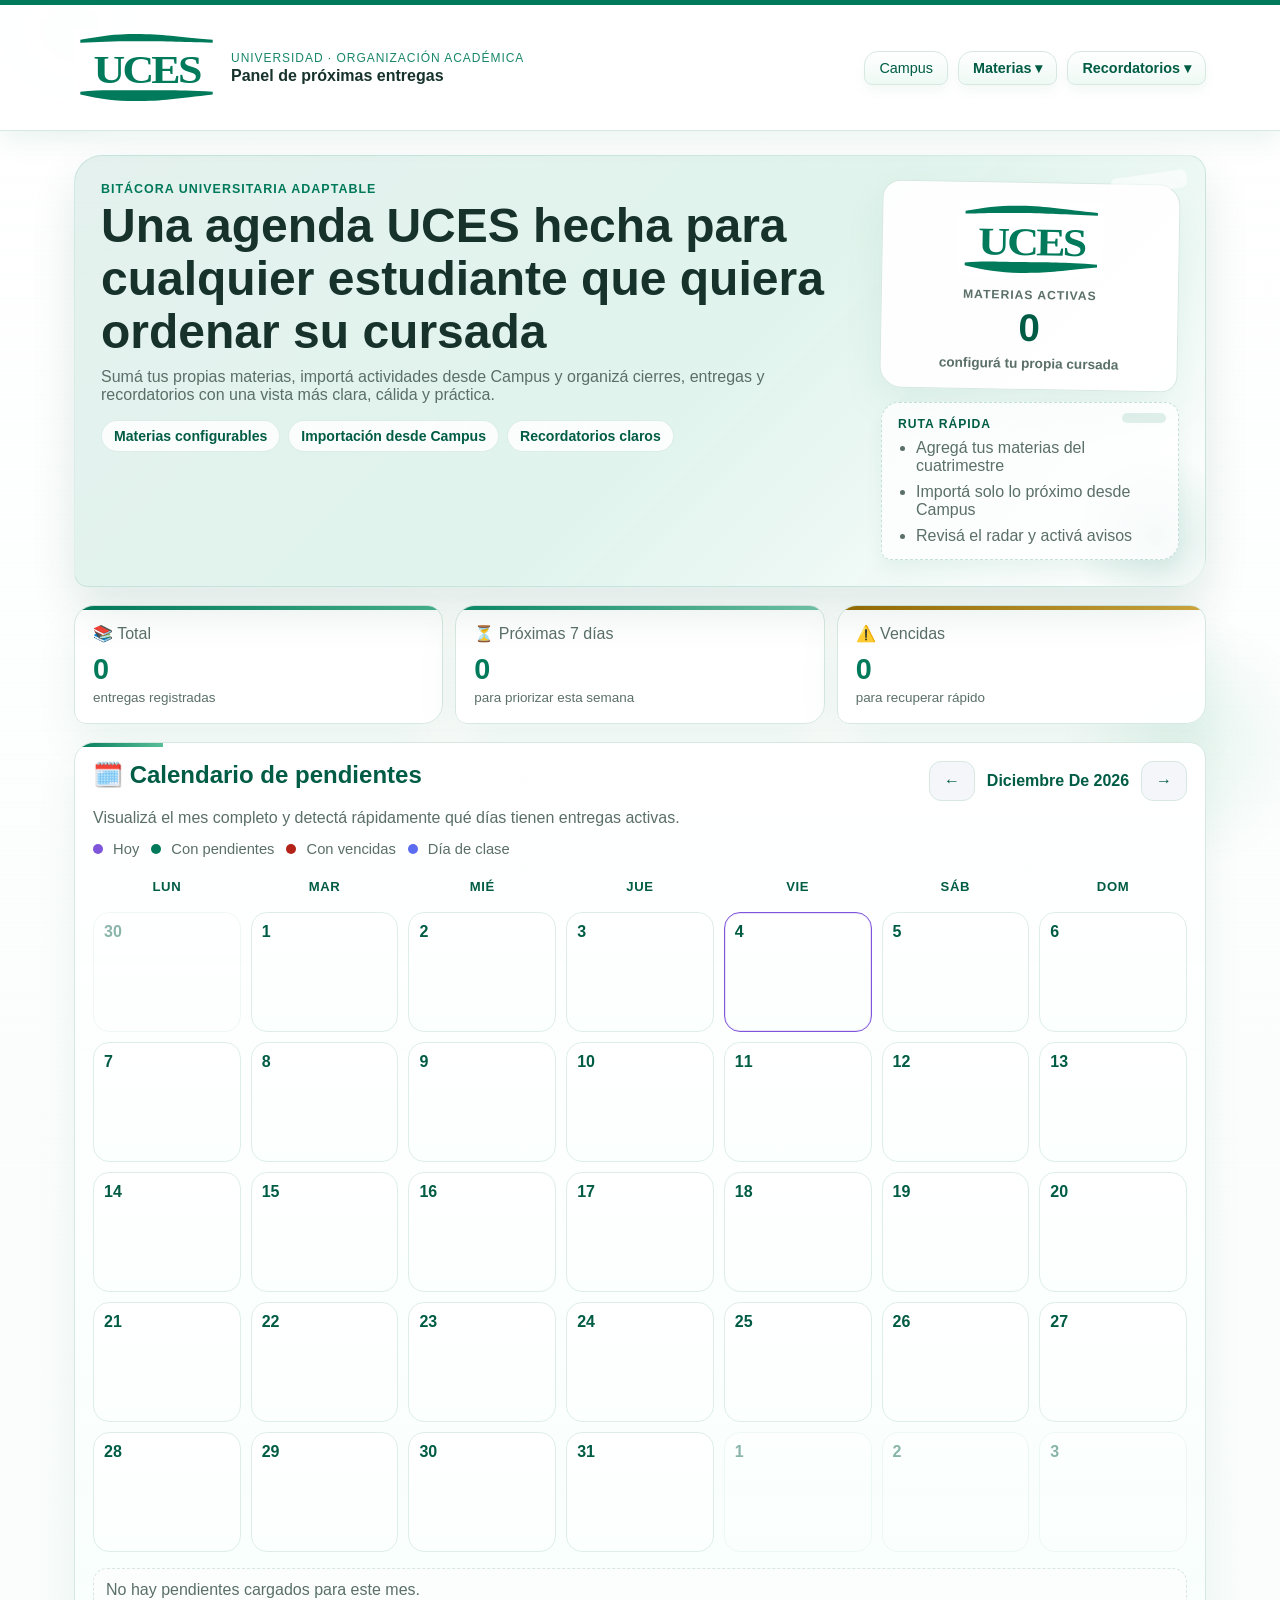
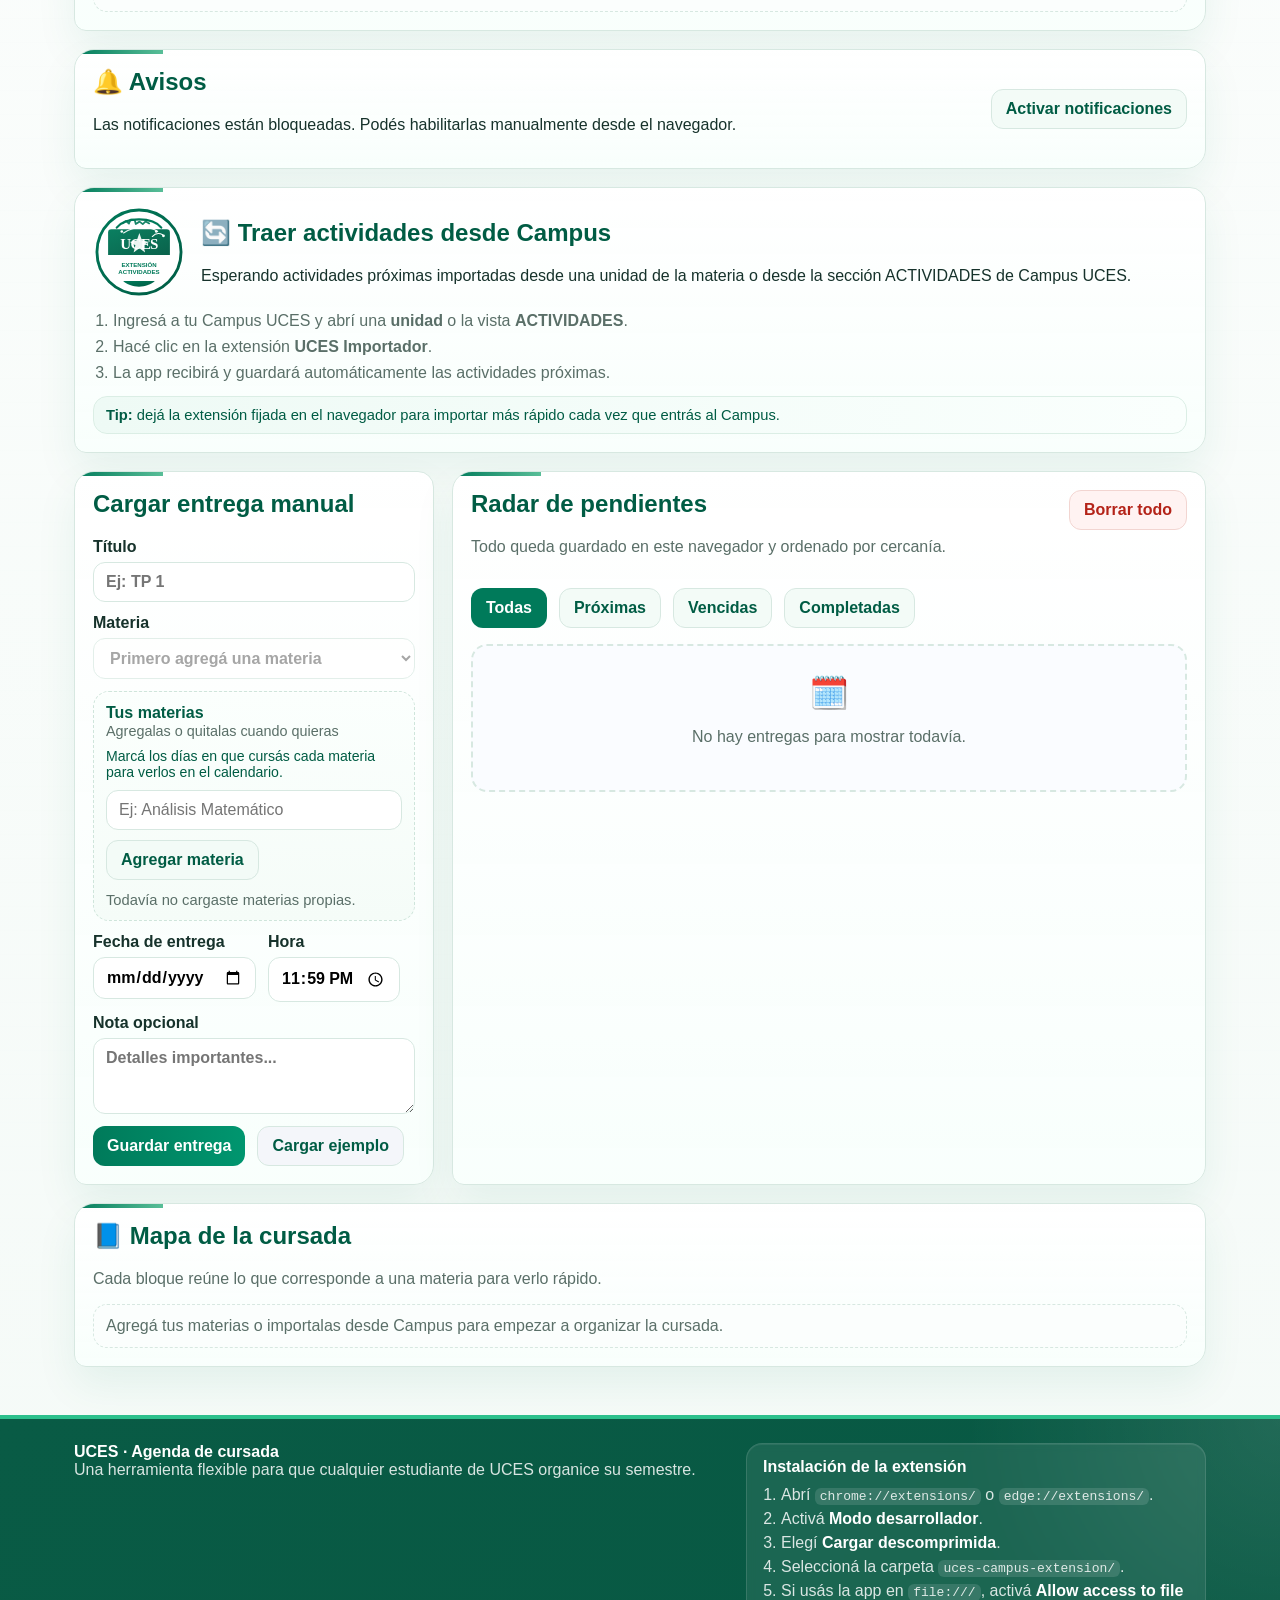
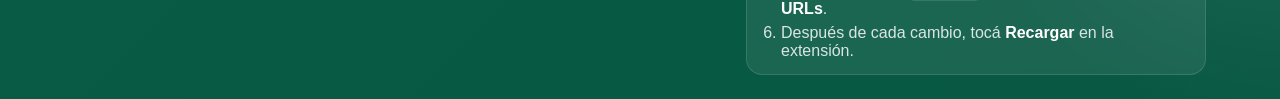
<file: index.html>
<!DOCTYPE html>
<html lang="es">
  <head>
    <meta charset="UTF-8" />
    <meta name="viewport" content="width=device-width, initial-scale=1.0" />
    <meta name="theme-color" content="#007a5a" />
    <title>UCES · Próximas Entregas</title>
    <link rel="icon" type="image/svg+xml" href="assets/uces-actividades-badge.svg" />
    <link rel="stylesheet" href="styles.css" />
  </head>
  <body>
    <header class="site-header">
      <div class="container header-inner">
        <div class="brand">
          <img src="assets/uces-logo.svg" alt="Logo UCES" class="brand-logo" />
          <div>
            <p class="brand-kicker">Universidad · organización académica</p>
            <strong>Panel de próximas entregas</strong>
          </div>
        </div>
        <nav class="header-links" aria-label="Accesos rápidos">
          <a
            class="header-link"
            href="https://campusvirtual.uces.edu.ar/"
            target="_blank"
            rel="noopener noreferrer"
          >
            Campus
          </a>

          <div class="menu-dropdown">
            <button
              id="subjectsMenuBtn"
              class="menu-toggle"
              type="button"
              aria-expanded="false"
            >
              Materias ▾
            </button>
            <div id="subjectsDropdown" class="dropdown-menu" role="menu"></div>
          </div>

          <div class="menu-dropdown">
            <button
              id="remindersMenuBtn"
              class="menu-toggle"
              type="button"
              aria-expanded="false"
            >
              Recordatorios ▾
            </button>
            <div id="remindersDropdown" class="dropdown-menu" role="menu"></div>
          </div>
        </nav>
      </div>
    </header>

    <main class="container">
      <section class="hero">
        <div class="hero-copy">
          <p class="eyebrow">Bitácora universitaria adaptable</p>
          <h1>Una agenda UCES hecha para cualquier estudiante que quiera ordenar su cursada</h1>
          <p class="subtitle">
            Sumá tus propias materias, importá actividades desde Campus y organizá
            cierres, entregas y recordatorios con una vista más clara, cálida y práctica.
          </p>
          <div class="hero-tags" aria-label="Características principales">
            <span>Materias configurables</span>
            <span>Importación desde Campus</span>
            <span>Recordatorios claros</span>
          </div>
        </div>

        <div class="hero-side">
          <div class="hero-badge">
            <img src="assets/uces-logo.svg" alt="UCES" class="hero-logo" />
            <span class="badge-label">Materias activas</span>
            <strong id="subjectCount">0</strong>
            <p class="hero-mini">configurá tu propia cursada</p>
          </div>

          <aside class="mini-board" aria-label="Ruta rápida de uso">
            <span class="mini-board-kicker">Ruta rápida</span>
            <ul>
              <li>Agregá tus materias del cuatrimestre</li>
              <li>Importá solo lo próximo desde Campus</li>
              <li>Revisá el radar y activá avisos</li>
            </ul>
          </aside>
        </div>
      </section>

      <section class="stats" aria-label="Resumen">
        <article class="stat-card">
          <span>📚 Total</span>
          <strong id="totalCount">0</strong>
          <small>entregas registradas</small>
        </article>
        <article class="stat-card">
          <span>⏳ Próximas 7 días</span>
          <strong id="upcomingCount">0</strong>
          <small>para priorizar esta semana</small>
        </article>
        <article class="stat-card">
          <span>⚠️ Vencidas</span>
          <strong id="overdueCount">0</strong>
          <small>para recuperar rápido</small>
        </article>
      </section>

      <section class="panel calendar-panel" aria-label="Calendario de pendientes">
        <div class="calendar-header">
          <div>
            <h2>🗓️ Calendario de pendientes</h2>
            <p>Visualizá el mes completo y detectá rápidamente qué días tienen entregas activas.</p>
          </div>
          <div class="calendar-controls">
            <button id="prevMonthBtn" class="ghost-btn" type="button" aria-label="Mes anterior">←</button>
            <strong id="calendarMonthLabel">Mes actual</strong>
            <button id="nextMonthBtn" class="ghost-btn" type="button" aria-label="Mes siguiente">→</button>
          </div>
        </div>

        <div class="calendar-legend" aria-label="Leyenda del calendario">
          <span><i class="legend-dot today"></i> Hoy</span>
          <span><i class="legend-dot upcoming"></i> Con pendientes</span>
          <span><i class="legend-dot overdue"></i> Con vencidas</span>
          <span><i class="legend-dot class-day"></i> Día de clase</span>
        </div>

        <div id="calendarGrid" class="calendar-grid"></div>
        <div id="calendarAgenda" class="calendar-agenda"></div>
      </section>

      <section class="panel notifications-panel">
        <div>
          <h2>🔔 Avisos</h2>
          <p id="notificationText">
            Activá las notificaciones del navegador para recibir recordatorios mientras la app esté abierta.
          </p>
        </div>
        <button id="enableNotificationsBtn" class="secondary-btn" type="button">
          Activar notificaciones
        </button>
      </section>

      <section class="panel import-panel">
        <div class="import-panel-top">
          <img
            src="assets/uces-actividades-badge.svg"
            alt="UCES Extensión Actividades"
            class="import-badge"
          />
          <div>
            <h2>🔄 Traer actividades desde Campus</h2>
            <p id="importStatus">
              Abrí una <strong>unidad de la materia</strong> o la sección <strong>ACTIVIDADES</strong>
              en Campus UCES y usá la extensión `UCES Importador` para cargar únicamente
              las actividades próximas con fecha límite visible.
            </p>
          </div>
        </div>
        <ol class="import-steps">
          <li>Ingresá a tu Campus UCES y abrí una <strong>unidad</strong> o la vista <strong>ACTIVIDADES</strong>.</li>
          <li>Hacé clic en la extensión <strong>UCES Importador</strong>.</li>
          <li>La app recibirá y guardará automáticamente las actividades próximas.</li>
        </ol>
        <div class="import-callout">
          <strong>Tip:</strong> dejá la extensión fijada en el navegador para importar más rápido cada vez que entrás al Campus.
        </div>
      </section>

      <div class="grid">
        <section class="panel">
          <h2 id="formTitle">Cargar entrega manual</h2>
          <p id="formModeHint" class="form-mode-hint" hidden></p>
          <form id="assignmentForm" class="form">
            <label>
              Título
              <input id="title" name="title" type="text" placeholder="Ej: TP 1" required />
            </label>

            <label>
              Materia
              <select id="subject" name="subject" required></select>
            </label>

            <section class="subject-manager-card" aria-label="Gestión de materias">
              <div class="subject-manager-header">
                <div>
                  <p class="subject-manager-title">Tus materias</p>
                  <span class="subject-manager-note">Agregalas o quitalas cuando quieras</span>
                  <p class="subject-schedule-tip">
                    Marcá los días en que cursás cada materia para verlos en el calendario.
                  </p>
                </div>
              </div>

              <div id="subjectManagerForm" class="subject-manager-form" role="group" aria-label="Agregar materia">
                <input
                  id="newSubjectInput"
                  name="newSubject"
                  type="text"
                  placeholder="Ej: Análisis Matemático"
                />
                <button id="addSubjectBtn" class="secondary-btn" type="button">Agregar materia</button>
              </div>

              <div id="subjectChipList" class="subject-chip-list"></div>
            </section>

            <div class="split">
              <label>
                Fecha de entrega
                <input id="dueDate" name="dueDate" type="date" required />
              </label>

              <label>
                Hora
                <input id="dueTime" name="dueTime" type="time" value="23:59" required />
              </label>
            </div>

            <label>
              Nota opcional
              <textarea id="notes" name="notes" rows="3" placeholder="Detalles importantes..."></textarea>
            </label>

            <div class="actions">
              <button id="submitAssignmentBtn" class="primary-btn" type="submit">Guardar entrega</button>
              <button id="cancelEditBtn" class="secondary-btn" type="button" hidden>Cancelar edición</button>
              <button id="loadExampleBtn" class="ghost-btn" type="button">Cargar ejemplo</button>
            </div>
          </form>
        </section>

        <section class="panel">
          <div class="list-header">
            <div>
              <h2>Radar de pendientes</h2>
              <p>Todo queda guardado en este navegador y ordenado por cercanía.</p>
            </div>
            <button id="clearAllBtn" class="danger-btn" type="button">Borrar todo</button>
          </div>

          <div class="filters" aria-label="Filtros">
            <button class="filter-btn active" data-filter="all" type="button">Todas</button>
            <button class="filter-btn" data-filter="upcoming" type="button">Próximas</button>
            <button class="filter-btn" data-filter="overdue" type="button">Vencidas</button>
            <button class="filter-btn" data-filter="completed" type="button">Completadas</button>
          </div>

          <div id="assignmentList" class="assignment-list"></div>
        </section>
      </div>

      <section class="panel subjects-overview">
        <div class="list-header">
          <div>
            <h2>📘 Mapa de la cursada</h2>
            <p>Cada bloque reúne lo que corresponde a una materia para verlo rápido.</p>
          </div>
        </div>
        <div id="subjectSections" class="subject-sections"></div>
      </section>
    </main>

    <footer class="site-footer">
      <div class="container footer-inner footer-grid">
        <div>
          <p><strong>UCES · Agenda de cursada</strong></p>
          <p>Una herramienta flexible para que cualquier estudiante de UCES organice su semestre.</p>
        </div>

        <div class="footer-install-box">
          <p><strong>Instalación de la extensión</strong></p>
          <ol class="footer-install-steps">
            <li>Abrí <code>chrome://extensions/</code> o <code>edge://extensions/</code>.</li>
            <li>Activá <strong>Modo desarrollador</strong>.</li>
            <li>Elegí <strong>Cargar descomprimida</strong>.</li>
            <li>Seleccioná la carpeta <code>uces-campus-extension/</code>.</li>
            <li>Si usás la app en <code>file:///</code>, activá <strong>Allow access to file URLs</strong>.</li>
            <li>Después de cada cambio, tocá <strong>Recargar</strong> en la extensión.</li>
          </ol>
        </div>
      </div>
    </footer>

    <template id="emptyStateTemplate">
      <div class="empty-state">
        <span>🗓️</span>
        <p>No hay entregas para mostrar todavía.</p>
      </div>
    </template>

    <script src="app.js"></script>
  </body>
</html>
</file>
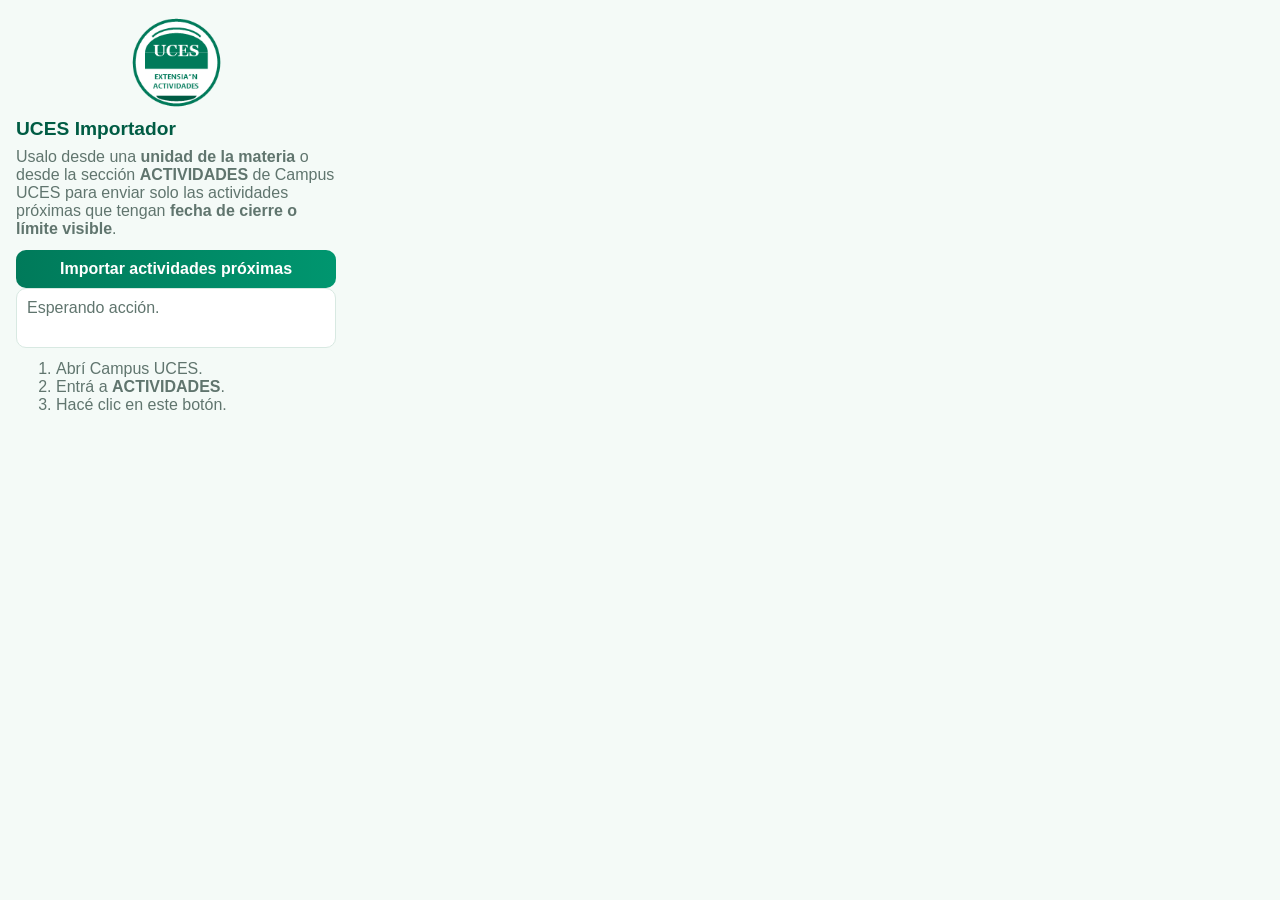
<file: uces-campus-extension/popup.html>
<!DOCTYPE html>
<html lang="es">
  <head>
    <meta charset="UTF-8" />
    <meta name="viewport" content="width=device-width, initial-scale=1.0" />
    <title>UCES Importador</title>
    <link rel="stylesheet" href="popup.css" />
  </head>
  <body>
    <main class="popup">
      <img src="icon128.png" alt="UCES Extensión Actividades" class="popup-logo" />
      <h1>UCES Importador</h1>
      <p>
        Usalo desde una <strong>unidad de la materia</strong> o desde la sección
        <strong>ACTIVIDADES</strong> de Campus UCES para enviar solo las actividades
        próximas que tengan <strong>fecha de cierre o límite visible</strong>.
      </p>

      <button id="syncBtn" type="button">Importar actividades próximas</button>
      <p id="status" class="status">Esperando acción.</p>

      <ol>
        <li>Abrí Campus UCES.</li>
        <li>Entrá a <strong>ACTIVIDADES</strong>.</li>
        <li>Hacé clic en este botón.</li>
      </ol>
    </main>

    <script src="popup.js"></script>
  </body>
</html>
</file>
<file: styles.css>
:root {
  --bg: #f4faf7;
  --panel: rgba(255, 255, 255, 0.94);
  --paper: #fbfffd;
  --primary: #007a5a;
  --primary-dark: #005c44;
  --accent: #dff3ec;
  --text: #16322b;
  --muted: #5a6f68;
  --border: #d7e8e1;
  --success: #116149;
  --warning: #9a6a00;
  --danger: #b42318;
  --shadow: 0 18px 40px rgba(0, 122, 90, 0.08);
  --shadow-strong: 0 22px 46px rgba(0, 92, 68, 0.12);
}

* {
  box-sizing: border-box;
}

body {
  margin: 0;
  min-height: 100vh;
  position: relative;
  overflow-x: hidden;
  font-family: "Segoe UI", Tahoma, Geneva, Verdana, sans-serif;
  background:
    linear-gradient(180deg, rgba(255, 255, 255, 0.72) 0%, rgba(244, 250, 247, 0.96) 100%),
    repeating-linear-gradient(
      0deg,
      rgba(0, 122, 90, 0.035) 0,
      rgba(0, 122, 90, 0.035) 1px,
      transparent 1px,
      transparent 24px
    );
  color: var(--text);
}

body::before,
body::after {
  content: "";
  position: fixed;
  border-radius: 50%;
  filter: blur(8px);
  pointer-events: none;
  z-index: 0;
}

body::before {
  top: -80px;
  left: -40px;
  width: 220px;
  height: 220px;
  background: radial-gradient(circle, rgba(0, 122, 90, 0.12) 0%, transparent 70%);
}

body::after {
  right: -30px;
  bottom: 40px;
  width: 240px;
  height: 240px;
  background: radial-gradient(circle, rgba(72, 180, 141, 0.12) 0%, transparent 72%);
}

.site-header,
main,
.site-footer {
  position: relative;
  z-index: 1;
}

.container {
  max-width: 1180px;
  margin: 0 auto;
  padding: 24px;
}

.site-header {
  position: sticky;
  top: 0;
  z-index: 120;
  background: rgba(255, 255, 255, 0.92);
  border-top: 5px solid var(--primary);
  border-bottom: 1px solid var(--border);
  color: var(--text);
  box-shadow: 0 10px 24px rgba(0, 122, 90, 0.08);
  backdrop-filter: blur(8px);
}

.header-inner {
  display: flex;
  justify-content: space-between;
  align-items: center;
  gap: 16px;
}

.brand {
  display: flex;
  align-items: center;
  gap: 12px;
}

.brand-logo {
  width: 145px;
  height: auto;
  display: block;
}

.brand-kicker {
  margin: 0 0 2px;
  font-size: 0.75rem;
  text-transform: uppercase;
  letter-spacing: 0.08em;
  color: var(--primary);
  opacity: 0.9;
}

.header-links {
  display: flex;
  gap: 10px;
  flex-wrap: wrap;
  align-items: center;
}

.header-link,
.menu-toggle {
  border: 1px solid var(--border);
  background: linear-gradient(180deg, #ffffff 0%, #eef9f4 100%);
  color: var(--primary-dark);
  border-radius: 14px 14px 8px 8px;
  padding: 8px 14px;
  font-size: 0.9rem;
  text-decoration: none;
  box-shadow: 0 6px 12px rgba(0, 122, 90, 0.05);
  transition:
    transform 0.16s ease,
    box-shadow 0.16s ease,
    background 0.2s ease;
}

.header-link:hover,
.menu-toggle:hover {
  transform: translateY(-1px);
  box-shadow: 0 10px 18px rgba(0, 122, 90, 0.09);
}

.menu-toggle {
  cursor: pointer;
}

.menu-dropdown {
  position: relative;
}

.dropdown-menu {
  display: grid;
  gap: 6px;
  position: absolute;
  top: calc(100% + 8px);
  right: 0;
  min-width: 280px;
  padding: 8px;
  background: #ffffff;
  border: 1px solid var(--border);
  border-radius: 16px;
  box-shadow: 0 18px 34px rgba(0, 122, 90, 0.14);
  z-index: 999;
  opacity: 0;
  transform: translateY(-8px) scale(0.98);
  transform-origin: top right;
  pointer-events: none;
  visibility: hidden;
  transition:
    opacity 0.18s ease,
    transform 0.18s ease,
    visibility 0.18s ease;
}

.dropdown-menu.open {
  opacity: 1;
  transform: translateY(0) scale(1);
  pointer-events: auto;
  visibility: visible;
}

.dropdown-item,
.dropdown-link {
  width: 100%;
  display: block;
  text-align: left;
  padding: 10px 12px;
  border-radius: 12px;
  background: #f8fffc;
  color: var(--text);
  border: 1px solid #e1efe9;
  text-decoration: none;
}

.dropdown-link strong,
.dropdown-link small {
  display: block;
}

.dropdown-link small {
  color: var(--muted);
}

.reminder-dropdown-item {
  display: grid;
  gap: 2px;
}

.reminder-dropdown-item strong {
  color: var(--primary-dark);
}

.reminder-dropdown-item span,
.reminder-dropdown-item small,
.dropdown-empty {
  color: var(--muted);
}

.dropdown-empty {
  padding: 10px;
  font-size: 0.92rem;
}

.hero {
  position: relative;
  z-index: 1;
  display: flex;
  justify-content: space-between;
  align-items: stretch;
  gap: 20px;
  margin-bottom: 18px;
  padding: 26px;
  background:
    linear-gradient(135deg, rgba(0, 122, 90, 0.1) 0%, rgba(223, 243, 236, 0.96) 55%, rgba(255, 255, 255, 0.98) 100%),
    linear-gradient(0deg, rgba(255, 255, 255, 0.35), rgba(255, 255, 255, 0.35));
  border: 1px solid rgba(0, 122, 90, 0.12);
  border-radius: 28px 18px 30px 14px;
  box-shadow: var(--shadow-strong);
  overflow: hidden;
}

.hero::before {
  content: "";
  position: absolute;
  inset: auto -35px -35px auto;
  width: 170px;
  height: 170px;
  border-radius: 50%;
  background: radial-gradient(circle, rgba(0, 122, 90, 0.14) 0%, transparent 70%);
}

.hero::after {
  content: "";
  position: absolute;
  top: 18px;
  right: 18px;
  width: 76px;
  height: 18px;
  border-radius: 6px;
  background: rgba(255, 255, 255, 0.58);
  transform: rotate(-8deg);
}

.hero-copy {
  position: relative;
  z-index: 1;
  max-width: 760px;
}

.eyebrow {
  margin: 0 0 4px;
  color: var(--primary);
  font-weight: 800;
  text-transform: uppercase;
  letter-spacing: 0.08em;
  font-size: 0.78rem;
}

h1 {
  margin: 0;
  font-size: clamp(2rem, 4vw, 3rem);
  line-height: 1.1;
}

.subtitle {
  color: var(--muted);
  max-width: 700px;
  margin-top: 10px;
}

.hero-tags {
  display: flex;
  flex-wrap: wrap;
  gap: 8px;
  margin-top: 16px;
}

.hero-tags span {
  padding: 7px 12px;
  border-radius: 999px;
  background: rgba(255, 255, 255, 0.85);
  border: 1px solid rgba(0, 122, 90, 0.12);
  color: var(--primary-dark);
  font-size: 0.88rem;
  font-weight: 700;
}

.hero-side {
  min-width: 250px;
  display: grid;
  gap: 12px;
}

.hero-badge {
  min-width: 220px;
  position: relative;
  align-self: center;
  background: rgba(255, 255, 255, 0.96);
  color: var(--primary-dark);
  padding: 18px;
  border-radius: 18px 22px 16px 22px;
  font-weight: 700;
  text-align: center;
  border: 1px solid var(--border);
  box-shadow: var(--shadow);
  transform: rotate(1deg);
}

.mini-board {
  position: relative;
  padding: 14px 16px;
  background: rgba(255, 255, 255, 0.78);
  border: 1px dashed rgba(0, 122, 90, 0.22);
  border-radius: 18px 14px 18px 10px;
  box-shadow: 0 10px 18px rgba(0, 122, 90, 0.06);
}

.mini-board::before {
  content: "";
  position: absolute;
  top: 10px;
  right: 12px;
  width: 44px;
  height: 10px;
  border-radius: 999px;
  background: rgba(0, 122, 90, 0.12);
}

.mini-board-kicker {
  display: block;
  margin-bottom: 8px;
  color: var(--primary-dark);
  font-size: 0.76rem;
  font-weight: 800;
  text-transform: uppercase;
  letter-spacing: 0.08em;
}

.mini-board ul {
  margin: 0;
  padding-left: 18px;
  display: grid;
  gap: 8px;
}

.mini-board li {
  color: var(--muted);
}

.badge-label {
  display: block;
  font-size: 0.76rem;
  text-transform: uppercase;
  letter-spacing: 0.08em;
  color: var(--muted);
}

.hero-badge strong {
  display: block;
  font-size: 2.4rem;
  margin-top: 4px;
}

.hero-mini {
  margin: 6px 0 0;
  color: var(--muted);
  font-size: 0.85rem;
}

.hero-logo {
  width: 145px;
  max-width: 100%;
  height: auto;
  display: block;
  margin: 0 auto 10px;
}

.stats {
  display: grid;
  grid-template-columns: repeat(3, minmax(0, 1fr));
  gap: 12px;
  margin-bottom: 18px;
}

.stat-card,
.panel {
  background: var(--panel);
  border: 1px solid var(--border);
  border-radius: 20px 16px 20px 12px;
  box-shadow: var(--shadow);
}

.stat-card {
  position: relative;
  overflow: hidden;
  padding: 18px;
  display: grid;
  gap: 4px;
}

.stat-card::before {
  content: "";
  position: absolute;
  top: 0;
  left: 0;
  right: 0;
  height: 4px;
  background: linear-gradient(90deg, var(--primary) 0%, #48b48d 100%);
}

.stat-card span {
  display: block;
  color: var(--muted);
  margin-bottom: 6px;
}

.stat-card strong {
  font-size: 1.8rem;
  color: var(--primary);
}

.stat-card small {
  color: var(--muted);
  font-size: 0.84rem;
}

.stat-card:nth-child(2)::before {
  background: linear-gradient(90deg, #0c8a66 0%, #74c7a9 100%);
}

.stat-card:nth-child(3)::before {
  background: linear-gradient(90deg, #9a6a00 0%, #d3a83d 100%);
}

.calendar-panel {
  margin-bottom: 18px;
}

.calendar-header {
  display: flex;
  justify-content: space-between;
  align-items: flex-start;
  gap: 16px;
}

.calendar-header p {
  margin: 4px 0 0;
  color: var(--muted);
}

.calendar-controls {
  display: flex;
  align-items: center;
  gap: 8px;
  flex-wrap: wrap;
}

.calendar-controls strong {
  min-width: 150px;
  text-align: center;
  text-transform: capitalize;
  color: var(--primary-dark);
}

.calendar-legend {
  display: flex;
  flex-wrap: wrap;
  gap: 12px;
  margin: 14px 0;
  color: var(--muted);
  font-size: 0.92rem;
}

.legend-dot {
  display: inline-block;
  width: 10px;
  height: 10px;
  border-radius: 50%;
  margin-right: 6px;
}

.legend-dot.today {
  background: #7f56d9;
}

.legend-dot.upcoming {
  background: var(--primary);
}

.legend-dot.overdue {
  background: var(--danger);
}

.legend-dot.class-day {
  background: #5b6cf0;
}

.calendar-grid {
  display: grid;
  grid-template-columns: repeat(7, minmax(0, 1fr));
  gap: 10px;
}

.calendar-weekday {
  padding: 8px 4px;
  text-align: center;
  font-size: 0.82rem;
  font-weight: 800;
  text-transform: uppercase;
  letter-spacing: 0.05em;
  color: var(--primary-dark);
}

.calendar-day {
  min-height: 120px;
  padding: 10px;
  border-radius: 16px;
  border: 1px solid #deeee7;
  background: linear-gradient(180deg, #ffffff 0%, #fbfffd 100%);
}

.calendar-day.is-muted {
  opacity: 0.45;
}

.calendar-day.has-items {
  box-shadow: inset 0 0 0 1px rgba(0, 122, 90, 0.1);
  background: linear-gradient(180deg, #ffffff 0%, #f2fbf7 100%);
}

.calendar-day.has-class {
  border-color: #d7dbff;
  box-shadow: inset 0 0 0 1px rgba(91, 108, 240, 0.08);
}

.calendar-day.is-today {
  border-color: #7f56d9;
  box-shadow: inset 0 0 0 1px rgba(127, 86, 217, 0.18);
}

.calendar-day.is-overdue {
  border-color: #f0c8c4;
}

.calendar-day-top {
  display: flex;
  justify-content: space-between;
  align-items: center;
  gap: 8px;
  margin-bottom: 8px;
}

.calendar-date-number {
  font-weight: 800;
  color: var(--primary-dark);
}

.calendar-count {
  min-width: 24px;
  padding: 3px 7px;
  border-radius: 999px;
  text-align: center;
  font-size: 0.78rem;
  font-weight: 800;
  background: #e6f7ef;
  color: var(--primary-dark);
}

.calendar-preview {
  display: grid;
  gap: 6px;
}

.calendar-pill {
  display: block;
  padding: 5px 7px;
  border-radius: 999px;
  font-size: 0.76rem;
  line-height: 1.25;
  white-space: nowrap;
  overflow: hidden;
  text-overflow: ellipsis;
}

.calendar-pill.upcoming,
.calendar-pill.completed {
  background: #dff5ec;
  color: var(--primary-dark);
}

.calendar-pill.today {
  background: #f7edc9;
  color: #7f5600;
}

.calendar-pill.overdue {
  background: #fee4e2;
  color: var(--danger);
}

.calendar-pill.class-day {
  background: #eef0ff;
  color: #3949c6;
}

.calendar-empty-slot {
  color: #91a39c;
  font-size: 0.78rem;
}

.calendar-more {
  color: var(--muted);
  font-size: 0.78rem;
  font-weight: 700;
}

.calendar-agenda {
  margin-top: 16px;
}

.calendar-agenda-header {
  display: flex;
  justify-content: space-between;
  align-items: center;
  gap: 12px;
  margin-bottom: 10px;
  color: var(--primary-dark);
}

.calendar-agenda-header span {
  color: var(--muted);
  font-size: 0.92rem;
}

.calendar-agenda-list {
  display: grid;
  gap: 10px;
}

.calendar-agenda-item {
  display: flex;
  justify-content: space-between;
  align-items: center;
  gap: 12px;
  padding: 12px;
  border: 1px solid #e2efe9;
  border-left: 4px solid var(--primary);
  border-radius: 14px;
  background: #fcfffd;
}

.calendar-agenda-item p {
  margin: 4px 0 0;
  color: var(--muted);
}

.calendar-agenda-item span {
  color: var(--primary-dark);
  font-weight: 700;
  text-align: right;
}

.calendar-agenda-item.overdue {
  border-left-color: var(--danger);
}

.calendar-agenda-item.today {
  border-left-color: #d3a83d;
}

.notifications-panel {
  display: flex;
  justify-content: space-between;
  align-items: center;
  gap: 16px;
  padding: 18px;
  margin-bottom: 18px;
  background: linear-gradient(90deg, rgba(0, 122, 90, 0.04) 0%, rgba(223, 243, 236, 0.9) 100%);
}

.import-panel {
  margin-bottom: 18px;
  background: linear-gradient(90deg, rgba(0, 122, 90, 0.03) 0%, rgba(255, 255, 255, 1) 100%);
}

.import-panel-top {
  display: flex;
  align-items: center;
  gap: 16px;
}

.import-badge {
  width: 92px;
  height: 92px;
  object-fit: contain;
  flex-shrink: 0;
}

.import-panel p {
  margin-bottom: 0;
}

.import-steps {
  margin: 14px 0 0;
  padding-left: 20px;
  color: var(--muted);
}

.import-steps li + li {
  margin-top: 8px;
}

.import-callout {
  margin-top: 14px;
  padding: 10px 12px;
  border-radius: 14px;
  border: 1px solid #dbeee5;
  background: linear-gradient(90deg, #eefaf5 0%, #fafffd 100%);
  color: var(--primary-dark);
  font-size: 0.92rem;
}

.subject-manager-card {
  padding: 12px;
  border: 1px dashed #cfe5db;
  border-radius: 16px;
  background: linear-gradient(180deg, #fbfffd 0%, #f5fcf8 100%);
  box-shadow: inset 0 1px 0 rgba(255, 255, 255, 0.8);
}

.subject-manager-header {
  display: flex;
  justify-content: space-between;
  align-items: center;
  gap: 12px;
  margin-bottom: 10px;
}

.subject-manager-title {
  margin: 0;
  font-weight: 800;
  color: var(--primary-dark);
}

.subject-manager-note {
  color: var(--muted);
  font-size: 0.9rem;
}

.subject-schedule-tip {
  margin: 8px 0 0;
  color: var(--primary-dark);
  font-size: 0.88rem;
}

.subject-manager-form {
  display: flex;
  gap: 10px;
  flex-wrap: wrap;
}

.subject-manager-form input {
  flex: 1 1 210px;
}

.subject-chip-list {
  display: grid;
  gap: 10px;
  margin-top: 12px;
}

.subject-schedule-item {
  padding: 10px;
  border-radius: 14px;
  background: rgba(233, 248, 241, 0.55);
  border: 1px solid #d8ece3;
}

.subject-chip {
  display: inline-flex;
  align-items: center;
  gap: 8px;
  padding: 6px 10px;
  border-radius: 999px;
  background: #e9f8f1;
  border: 1px solid #d1eadf;
  color: var(--primary-dark);
  font-size: 0.92rem;
  font-weight: 700;
}

.subject-weekdays {
  display: flex;
  flex-wrap: wrap;
  gap: 6px;
  margin-top: 10px;
}

.weekday-toggle {
  min-width: 46px;
  padding: 6px 8px;
  border-radius: 999px;
  border: 1px solid #c9dfd6;
  background: #ffffff;
  color: var(--primary-dark);
  font-size: 0.82rem;
  font-weight: 700;
}

.weekday-toggle.active {
  background: linear-gradient(90deg, var(--primary) 0%, #0f8b68 100%);
  color: #ffffff;
  border-color: transparent;
}

.subject-schedule-summary {
  display: block;
  margin-top: 8px;
  color: var(--muted);
}

.subject-chip-remove {
  border: none;
  background: transparent;
  color: var(--primary-dark);
  padding: 0;
  font-size: 1rem;
  line-height: 1;
  cursor: pointer;
}

.subject-empty-chip {
  margin: 0;
  color: var(--muted);
  font-size: 0.92rem;
}

.grid {
  display: grid;
  grid-template-columns: 360px 1fr;
  gap: 18px;
}

.subjects-overview {
  margin-top: 18px;
}

.subject-sections {
  display: grid;
  gap: 14px;
}

.subject-section {
  border: 1px solid var(--border);
  border-radius: 18px;
  padding: 16px;
  background: linear-gradient(180deg, #ffffff 0%, #f8fffc 100%);
  scroll-margin-top: 100px;
}

.subject-section-header {
  display: flex;
  justify-content: space-between;
  align-items: flex-start;
  gap: 12px;
  margin-bottom: 12px;
}

.subject-section-header h3 {
  margin: 0 0 4px;
  color: var(--primary-dark);
}

.subject-section-header p {
  margin: 0;
  color: var(--muted);
}

.subject-count {
  min-width: 40px;
  text-align: center;
  padding: 6px 10px;
  border-radius: 999px;
  background: #e7f7f0;
  color: var(--primary-dark);
  font-weight: 800;
}

.subject-assignments {
  display: grid;
  gap: 10px;
}

.subject-card {
  border: 1px solid #e2efe9;
  border-radius: 16px 12px 16px 10px;
  padding: 12px;
  background: linear-gradient(180deg, #ffffff 0%, #fcfffd 100%);
  transition: transform 0.16s ease, box-shadow 0.16s ease;
}

.subject-card:hover {
  transform: translateY(-1px);
  box-shadow: 0 12px 20px rgba(0, 122, 90, 0.07);
}

.subject-card h4 {
  margin: 0 0 4px;
}

.subject-empty {
  padding: 12px;
  border: 1px dashed var(--border);
  border-radius: 14px;
  color: var(--muted);
  background: #fbfefd;
}

.panel {
  position: relative;
  overflow: hidden;
  padding: 18px;
  background: linear-gradient(180deg, rgba(255, 255, 255, 0.96) 0%, rgba(248, 255, 252, 0.92) 100%);
  backdrop-filter: blur(5px);
}

.panel::before {
  content: "";
  position: absolute;
  top: 0;
  left: 0;
  width: 88px;
  height: 4px;
  background: linear-gradient(90deg, var(--primary) 0%, #59be98 100%);
}

.panel h2 {
  margin-top: 0;
  color: var(--primary-dark);
}

.form-mode-hint {
  margin: -4px 0 12px;
  padding: 10px 12px;
  border-radius: 12px;
  background: linear-gradient(90deg, #eef9f4 0%, #f9fffc 100%);
  border: 1px solid #d4eae0;
  color: var(--primary-dark);
  font-size: 0.93rem;
}

.form,
.actions,
.split,
.filters,
.item-meta,
.item-actions {
  display: flex;
  gap: 12px;
}

.form {
  flex-direction: column;
}

label {
  display: flex;
  flex-direction: column;
  gap: 6px;
  font-weight: 600;
}

input,
select,
textarea,
button {
  font: inherit;
}

input,
select,
textarea {
  border: 1px solid var(--border);
  border-radius: 12px;
  padding: 10px 12px;
  background: #fff;
  transition: border-color 0.2s ease, box-shadow 0.2s ease;
}

input:focus,
select:focus,
textarea:focus {
  outline: none;
  border-color: var(--primary);
  box-shadow: 0 0 0 4px rgba(0, 122, 90, 0.12);
}

textarea {
  resize: vertical;
}

button {
  border: none;
  border-radius: 12px;
  padding: 10px 14px;
  cursor: pointer;
  font-weight: 700;
  transition: transform 0.1s ease, filter 0.2s ease;
}

button:hover {
  filter: brightness(0.98);
}

.primary-btn {
  background: linear-gradient(90deg, var(--primary) 0%, #00966f 100%);
  color: white;
}

.primary-btn:hover {
  background: var(--primary-dark);
}

.secondary-btn,
.ghost-btn,
.filter-btn {
  background: #f3fbf7;
  color: var(--primary-dark);
  border: 1px solid var(--border);
}

.ghost-btn {
  background: #f4f6fa;
}

.danger-btn {
  background: #fff3f2;
  color: var(--danger);
  border: 1px solid #f2d5d1;
}

.filter-btn.active {
  background: var(--primary);
  color: white;
  border-color: transparent;
}

.list-header {
  display: flex;
  justify-content: space-between;
  align-items: flex-start;
  gap: 16px;
}

.list-header p {
  margin-top: 4px;
  color: var(--muted);
}

.filters {
  flex-wrap: wrap;
  margin: 16px 0;
}

.assignment-list {
  display: grid;
  gap: 12px;
}

.assignment-item {
  position: relative;
  border: 1px solid var(--border);
  border-left: 4px solid var(--primary);
  border-radius: 18px 14px 18px 10px;
  padding: 14px;
  background: linear-gradient(180deg, #ffffff 0%, #f9fffc 100%);
  transition: transform 0.16s ease, box-shadow 0.16s ease;
}

.assignment-item::after {
  content: "";
  position: absolute;
  top: 12px;
  right: 12px;
  width: 9px;
  height: 9px;
  border-radius: 50%;
  background: rgba(0, 122, 90, 0.18);
}

.assignment-item:hover {
  transform: translateY(-1px);
  box-shadow: 0 14px 24px rgba(0, 122, 90, 0.08);
}

.assignment-item.completed {
  opacity: 0.75;
}

.assignment-top {
  display: flex;
  justify-content: space-between;
  align-items: flex-start;
  gap: 12px;
}

.assignment-top h3 {
  margin: 0 0 4px;
}

.subject {
  color: var(--muted);
  margin: 0;
}

.badge {
  display: inline-block;
  padding: 4px 10px;
  border-radius: 999px;
  font-size: 0.8rem;
  font-weight: 700;
}

.badge.upcoming {
  background: #dff5ec;
  color: var(--primary-dark);
}

.badge.today {
  background: #f7edc9;
  color: #7f5600;
}

.badge.overdue {
  background: #fee4e2;
  color: var(--danger);
}

.badge.completed {
  background: #dcfce7;
  color: var(--success);
}

.item-meta {
  flex-wrap: wrap;
  margin: 12px 0;
  color: var(--muted);
}

.item-meta span {
  background: #f1faf6;
  padding: 6px 10px;
  border-radius: 999px;
}

.item-notes {
  margin: 0 0 12px;
  color: var(--text);
}

.item-actions {
  flex-wrap: wrap;
}

.item-actions button {
  padding: 8px 10px;
}

.empty-state {
  text-align: center;
  padding: 28px 12px;
  color: var(--muted);
  border: 2px dashed var(--border);
  border-radius: 16px;
  background: #fafcff;
}

.empty-state span {
  display: block;
  font-size: 2rem;
  margin-bottom: 8px;
}

.site-footer {
  position: relative;
  overflow: hidden;
  margin-top: 24px;
  background: linear-gradient(135deg, #01563f 0%, #00533d 100%);
  border-top: 4px solid #2cc08c;
  color: #ffffff;
}

.site-footer::before {
  content: "";
  position: absolute;
  inset: 0;
  background:
    radial-gradient(circle at top right, rgba(255, 255, 255, 0.1) 0, transparent 24%),
    linear-gradient(0deg, rgba(255, 255, 255, 0.03), rgba(255, 255, 255, 0.03));
  pointer-events: none;
}

.footer-inner {
  display: flex;
  justify-content: space-between;
  gap: 16px;
}

.footer-grid {
  align-items: flex-start;
}

.footer-install-box {
  max-width: 460px;
  padding: 14px 16px;
  border-radius: 16px;
  background: rgba(255, 255, 255, 0.08);
  border: 1px solid rgba(255, 255, 255, 0.12);
  box-shadow: inset 0 1px 0 rgba(255, 255, 255, 0.08);
  backdrop-filter: blur(4px);
}

.footer-install-steps {
  margin: 10px 0 0;
  padding-left: 18px;
  color: rgba(255, 255, 255, 0.84);
}

.footer-install-steps li + li {
  margin-top: 6px;
}

.footer-install-box code {
  background: rgba(255, 255, 255, 0.12);
  padding: 1px 5px;
  border-radius: 6px;
}

.footer-inner p {
  margin: 0;
  color: rgba(255, 255, 255, 0.84);
}

.footer-inner strong {
  color: #ffffff;
}

@media (min-width: 901px) {
  .grid > .panel:first-child {
    position: sticky;
    top: 102px;
    align-self: start;
  }
}

@media (max-width: 900px) {
  .grid,
  .stats {
    grid-template-columns: 1fr;
  }

  .calendar-grid {
    grid-template-columns: repeat(7, minmax(72px, 1fr));
    gap: 6px;
  }

  .calendar-day {
    min-height: 88px;
    padding: 8px;
  }

  .calendar-pill {
    font-size: 0.68rem;
    padding: 4px 6px;
  }

  .hero,
  .notifications-panel,
  .list-header,
  .split,
  .header-inner,
  .footer-inner,
  .import-panel-top,
  .subject-section-header,
  .calendar-header,
  .calendar-agenda-item {
    flex-direction: column;
  }

  .hero-side,
  .hero-badge {
    white-space: normal;
    width: 100%;
  }

  .calendar-controls,
  .calendar-agenda-item span {
    width: 100%;
    text-align: left;
  }
}
</file>
<file: uces-campus-extension/popup.css>
:root {
  --primary: #007a5a;
  --primary-dark: #005c44;
  --text: #18362f;
  --muted: #60756e;
  --border: #d8e9e2;
  --bg: #f4faf7;
}

body {
  margin: 0;
  font-family: "Segoe UI", Tahoma, Geneva, Verdana, sans-serif;
  background: var(--bg);
  color: var(--text);
}

.popup {
  width: 320px;
  padding: 16px;
}

.popup-logo {
  display: block;
  width: 92px;
  height: 92px;
  object-fit: contain;
  margin: 0 auto 10px;
}

h1 {
  margin: 0 0 8px;
  color: var(--primary-dark);
  font-size: 1.2rem;
}

p,
ol {
  margin: 0 0 12px;
  color: var(--muted);
}

button {
  width: 100%;
  border: none;
  border-radius: 10px;
  padding: 10px 12px;
  font: inherit;
  font-weight: 700;
  cursor: pointer;
  color: #ffffff;
  background: linear-gradient(90deg, var(--primary) 0%, #00966f 100%);
}

.status {
  min-height: 38px;
  padding: 10px;
  border-radius: 10px;
  background: #ffffff;
  border: 1px solid var(--border);
}

.status.error {
  color: #b42318;
}
</file>
